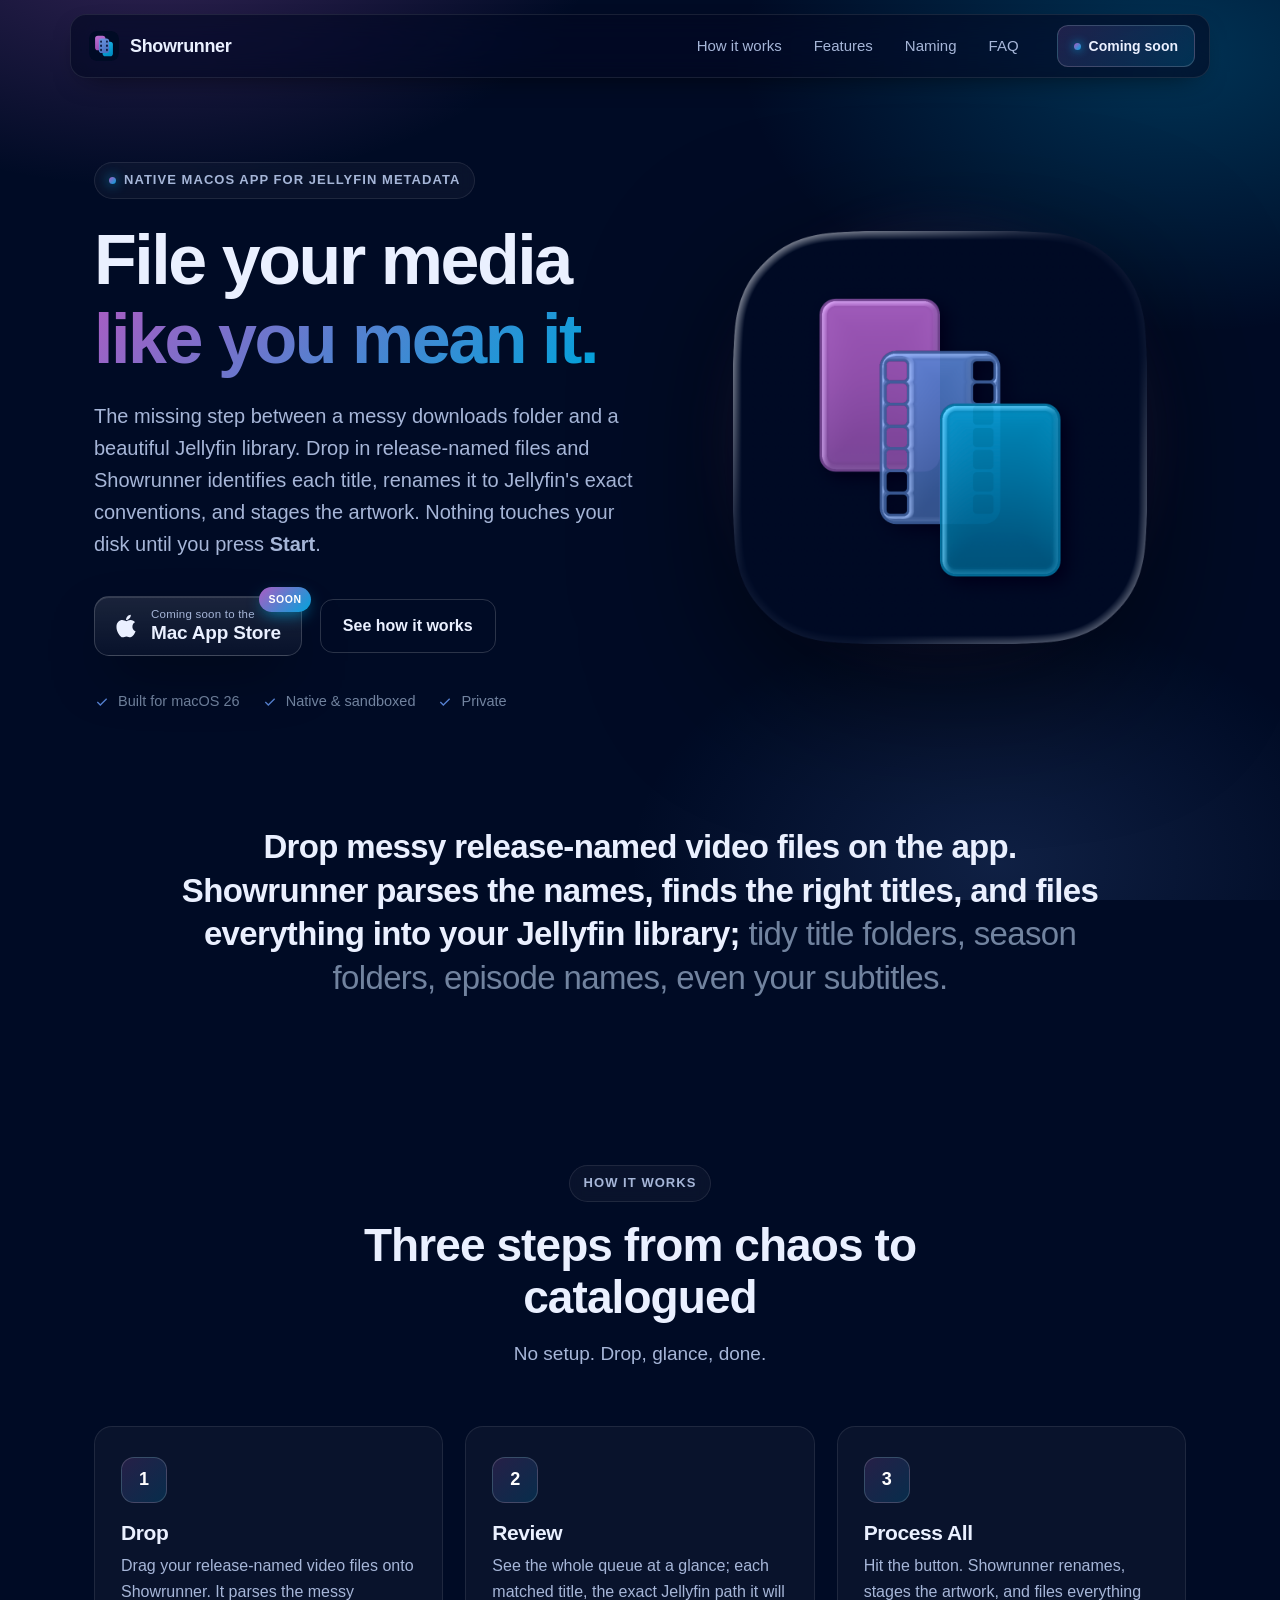
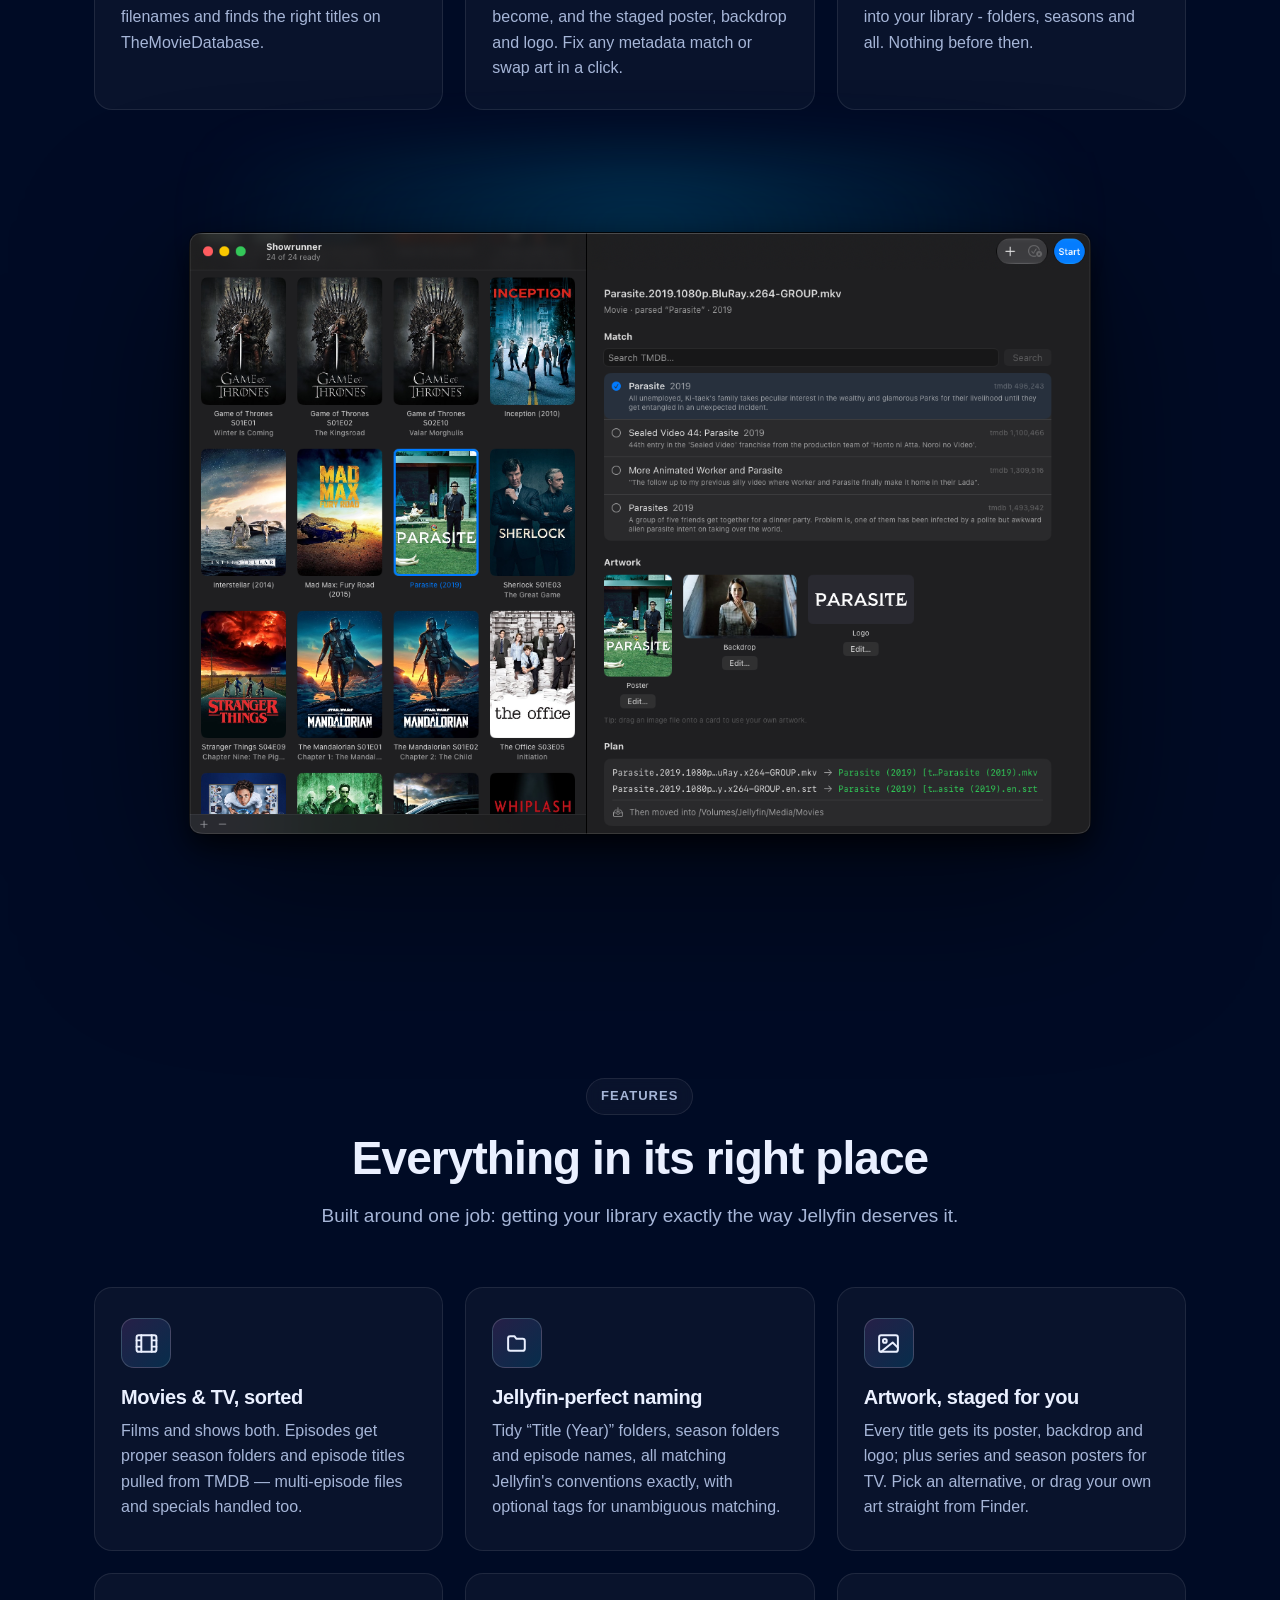
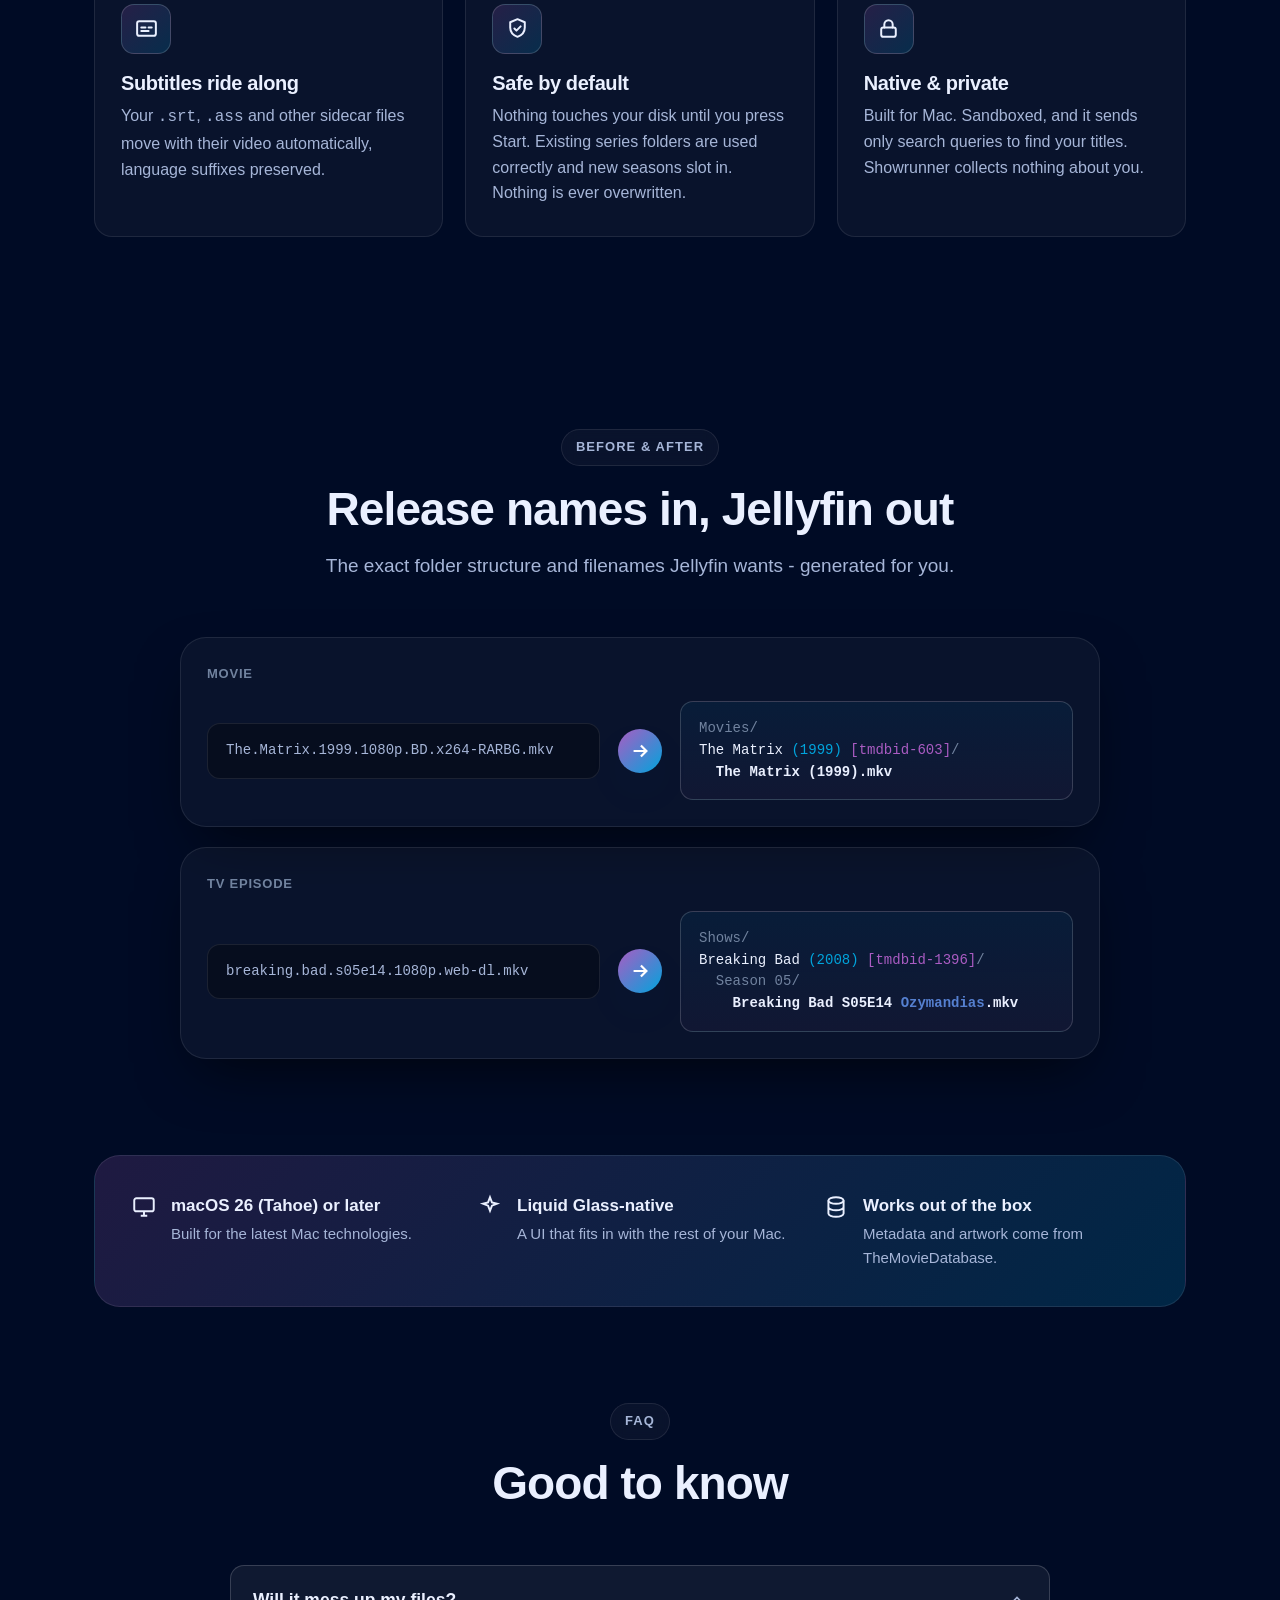
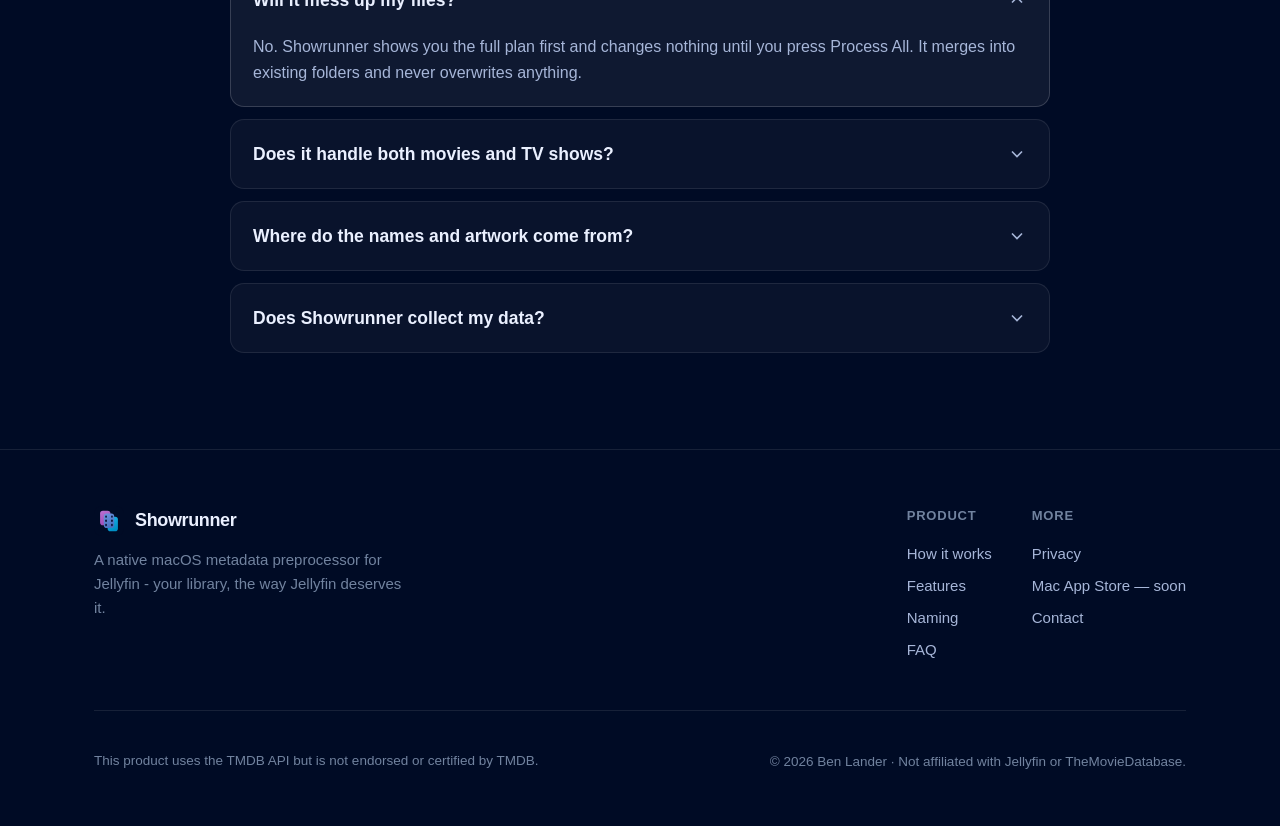
<file: index.html>
<!DOCTYPE html>
<html lang="en">
<head>
  <meta charset="UTF-8">
  <meta name="viewport" content="width=device-width, initial-scale=1">
  <title>Showrunner — File your media like you mean it</title>
  <meta name="description" content="Showrunner is the missing step between a messy downloads folder and a beautiful Jellyfin library. A native macOS app that identifies, renames and files your movies and TV shows to Jellyfin's exact conventions — with artwork staged and nothing touched until you say so.">
  <meta name="theme-color" content="#000B25">

  <!-- Favicon -->
  <link rel="icon" href="assets/favicon.svg" type="image/svg+xml">
  <link rel="apple-touch-icon" href="assets/showrunner-icon.png">

  <!-- Social / Open Graph — TODO: set your real domain and add a 1200×630 PNG at assets/og-image.png -->
  <meta property="og:type" content="website">
  <meta property="og:title" content="Showrunner — File your media like you mean it">
  <meta property="og:description" content="The missing step between a messy downloads folder and a beautiful Jellyfin library. Native macOS, sandboxed, no fuss.">
  <meta property="og:image" content="assets/showrunner-icon.png">
  <meta name="twitter:card" content="summary_large_image">

  <link rel="stylesheet" href="styles.css">
</head>
<body>

  <!-- ===================== NAV ===================== -->
  <div class="nav-wrap">
    <nav class="nav container" aria-label="Primary">
      <a class="brand" href="#top"><img src="assets/favicon.svg" alt="">Showrunner</a>
      <div class="nav-links">
        <a href="#how">How it works</a>
        <a href="#features">Features</a>
        <a href="#naming">Naming</a>
        <a href="#faq">FAQ</a>
      </div>
      <div class="nav-cta">
        <span class="nav-pill"><span class="dot"></span>Coming soon</span>
      </div>
    </nav>
  </div>

  <main id="top">

    <!-- <div class="notice">
        <svg viewBox="0 0 24 24"><path d="M12 9v4M12 17h.01M10.3 3.9 1.8 18a2 2 0 0 0 1.7 3h17a2 2 0 0 0 1.7-3L13.7 3.9a2 2 0 0 0-3.4 0z"/></svg>
        <p><strong>Placeholder.</strong> You're here a little early! Some things are still under-construction, so check back soon.</p>
    </div> -->

    <!-- ===================== HERO ===================== -->
    <header class="hero">
      <div class="container hero-grid">
        <div class="hero-copy">
          <span class="eyebrow"><span class="dot"></span>Native macOS app for Jellyfin metadata</span>
          <h1>File your media <span class="gradient-text">like you mean it.</span></h1>
          <p class="lead">
            The missing step between a messy downloads folder and a beautiful Jellyfin
            library. Drop in release-named files and Showrunner identifies each title,
            renames it to Jellyfin's exact conventions, and stages the artwork. Nothing
            touches your disk until you press <strong>Start</strong>.
          </p>
          <div class="hero-cta">
            <span class="appstore" role="img" aria-label="Coming soon to the Mac App Store">
              <svg class="apple" viewBox="0 0 384 512" aria-hidden="true"><path d="M318.7 268.7c-.2-36.7 16.4-64.4 50-84.8-18.8-26.9-47.2-41.7-84.7-44.6-35.5-2.8-74.3 20.7-88.5 20.7-15 0-49.4-19.7-76.4-19.7C63.3 141.2 4 184.8 4 273.5q0 39.3 14.4 81.2c12.8 36.7 59 126.7 107.2 125.2 25.2-.6 43-17.9 75.8-17.9 31.8 0 48.3 17.9 76.4 17.9 48.6-.7 90.4-82.5 102.6-119.3-65.2-30.7-61.7-90-61.7-91.9zm-56.6-164.2c27.3-32.4 24.8-61.9 24-72.5-24.1 1.4-52 16.4-67.9 34.9-17.5 19.8-27.8 44.3-25.6 71.9 26.1 2 49.9-11.4 69.5-34.3z"/></svg>
              <span class="lines"><small>Coming soon to the</small><strong>Mac App Store</strong></span>
              <span class="soon">Soon</span>
            </span>
            <a class="btn btn-ghost" href="#how">See how it works</a>
          </div>
          <div class="hero-meta">
            <span><svg viewBox="0 0 24 24"><path d="M5 12l4.5 4.5L19 7"/></svg>Built for macOS 26</span>
            <span><svg viewBox="0 0 24 24"><path d="M5 12l4.5 4.5L19 7"/></svg>Native &amp; sandboxed</span>
            <span><svg viewBox="0 0 24 24"><path d="M5 12l4.5 4.5L19 7"/></svg>Private</span>
          </div>
        </div>
        <div class="hero-art">
          <span class="glow"></span>
          <img src="assets/showrunner-icon.png" alt="Showrunner app icon — a stacked set of media cards with a film strip" width="420" height="420">
        </div>
      </div>
    </header>

    <!-- ===================== PITCH ===================== -->
    <section class="pitch" aria-label="What Showrunner does">
      <div class="container">
        <p>
          Drop messy release-named video files on the app. Showrunner parses the names, finds the
          right titles, and files everything into your Jellyfin library;
          <span class="muted">tidy title folders, season folders, episode names, even your subtitles.</span>
        </p>
      </div>
    </section>

    <!-- ===================== HOW IT WORKS ===================== -->
    <section id="how">
      <div class="container">
        <div class="section-head">
          <span class="eyebrow">How it works</span>
          <h2>Three steps from chaos to catalogued</h2>
          <p>No setup. Drop, glance, done.</p>
        </div>
        <div class="steps">
          <div class="step">
            <div class="num">1</div>
            <h3>Drop</h3>
            <p>Drag your release-named video files onto Showrunner. It parses the messy filenames and finds the right titles on TheMovieDatabase.</p>
          </div>
          <div class="step">
            <div class="num">2</div>
            <h3>Review</h3>
            <p>See the whole queue at a glance; each matched title, the exact Jellyfin path it will become, and the staged poster, backdrop and logo. Fix any metadata match or swap art in a click.</p>
          </div>
          <div class="step">
            <div class="num">3</div>
            <h3>Process All</h3>
            <p>Hit the button. Showrunner renames, stages the artwork, and files everything into your library - folders, seasons and all. Nothing before then.</p>
          </div>
        </div>
      </div>
    </section>

    <!-- ===================== SCREENSHOT / APP WINDOW ===================== -->
    <section aria-label="A look at the app" style="padding-top:0;">
      <div class="container">
        <div class="shot-wrap">
          <img class="shot-img" src="assets/showrunner-queue.png"
               alt="The Showrunner queue — a grid of matched movie and show titles with TMDB metadata, staged artwork, and the per-file rename plan"
               width="1384" height="961">
        </div>
      </div>
    </section>

    <!-- ===================== FEATURES ===================== -->
    <section id="features">
      <div class="container">
        <div class="section-head">
          <span class="eyebrow">Features</span>
          <h2>Everything in its right place</h2>
          <p>Built around one job: getting your library exactly the way Jellyfin deserves it.</p>
        </div>
        <div class="features">

          <div class="feature">
            <div class="ico"><svg viewBox="0 0 24 24"><rect x="2.5" y="4" width="19" height="16" rx="2"/><path d="M7 4v16M17 4v16M2.5 9h4.5M2.5 15h4.5M17 9h4.5M17 15h4.5"/></svg></div>
            <h3>Movies &amp; TV, sorted</h3>
            <p>Films and shows both. Episodes get proper season folders and episode titles pulled from TMDB — multi-episode files and specials handled too.</p>
          </div>

          <div class="feature">
            <div class="ico"><svg viewBox="0 0 24 24"><path d="M3 7a2 2 0 0 1 2-2h4l2 2.5h6a2 2 0 0 1 2 2V17a2 2 0 0 1-2 2H5a2 2 0 0 1-2-2z"/></svg></div>
            <h3>Jellyfin-perfect naming</h3>
            <p>Tidy “Title (Year)” folders, season folders and episode names, all matching Jellyfin's conventions exactly, with optional tags for unambiguous matching.</p>
          </div>

          <div class="feature">
            <div class="ico"><svg viewBox="0 0 24 24"><rect x="3" y="4" width="18" height="16" rx="2"/><circle cx="8.5" cy="9.5" r="1.8"/><path d="M21 16l-5-5L5 20"/></svg></div>
            <h3>Artwork, staged for you</h3>
            <p>Every title gets its poster, backdrop and logo; plus series and season posters for TV. Pick an alternative, or drag your own art straight from Finder.</p>
          </div>

          <div class="feature">
            <div class="ico"><svg viewBox="0 0 24 24"><rect x="3" y="5" width="18" height="14" rx="2"/><path d="M7 11h4M7 14.5h7M14 11h3"/></svg></div>
            <h3>Subtitles ride along</h3>
            <p>Your <code>.srt</code>, <code>.ass</code> and other sidecar files move with their video automatically, language suffixes preserved.</p>
          </div>

          <div class="feature">
            <div class="ico"><svg viewBox="0 0 24 24"><path d="M12 3l7 3v5c0 4.5-3 7.5-7 9-4-1.5-7-4.5-7-9V6z"/><path d="M9 12l2 2 4-4"/></svg></div>
            <h3>Safe by default</h3>
            <p>Nothing touches your disk until you press Start. Existing series folders are used correctly and new seasons slot in. Nothing is ever overwritten.</p>
          </div>

          <div class="feature">
            <div class="ico"><svg viewBox="0 0 24 24"><rect x="5" y="11" width="14" height="9" rx="2"/><path d="M8 11V8a4 4 0 0 1 8 0v3"/></svg></div>
            <h3>Native &amp; private</h3>
            <p>Built for Mac. Sandboxed, and it sends only search queries to find your titles. Showrunner collects nothing about you.</p>
          </div>

        </div>
      </div>
    </section>

    <!-- ===================== NAMING SHOWCASE ===================== -->
    <section id="naming">
      <div class="container">
        <div class="section-head">
          <span class="eyebrow">Before &amp; after</span>
          <h2>Release names in, Jellyfin out</h2>
          <p>The exact folder structure and filenames Jellyfin wants - generated for you.</p>
        </div>
        <div class="xform">

          <div class="xform-card">
            <div class="tag">Movie</div>
            <div class="xform-flow">
              <div class="file">The.Matrix.1999.1080p.BD.x264-RARBG.mkv</div>
              <span class="arrow"><svg viewBox="0 0 24 24"><path d="M5 12h14M13 6l6 6-6 6"/></svg></span>
              <div class="file out"><span class="path">Movies/</span><br>The Matrix <span class="tok-year">(1999)</span> <span class="tok-id">[tmdbid-603]</span><span class="path">/</span><br>&nbsp;&nbsp;<b>The Matrix (1999).mkv</b></div>
            </div>
          </div>

          <div class="xform-card">
            <div class="tag">TV Episode</div>
            <div class="xform-flow">
              <div class="file">breaking.bad.s05e14.1080p.web-dl.mkv</div>
              <span class="arrow"><svg viewBox="0 0 24 24"><path d="M5 12h14M13 6l6 6-6 6"/></svg></span>
              <div class="file out"><span class="path">Shows/</span><br>Breaking Bad <span class="tok-year">(2008)</span> <span class="tok-id">[tmdbid-1396]</span><span class="path">/</span><br>&nbsp;&nbsp;<span class="path">Season 05/</span><br>&nbsp;&nbsp;&nbsp;&nbsp;<b>Breaking Bad S05E14 <span class="tok-ep">Ozymandias</span>.mkv</b></div>
            </div>
          </div>

        </div>
      </div>
    </section>

    <!-- ===================== REQUIREMENTS ===================== -->
    <section class="reqs">
      <div class="container">
        <div class="reqs-inner">
          <div class="req">
            <svg viewBox="0 0 24 24"><rect x="3" y="4" width="18" height="12" rx="2"/><path d="M9 20h6M12 16v4"/></svg>
            <div><h4>macOS 26 (Tahoe) or later</h4><p>Built for the latest Mac technologies.</p></div>
          </div>
          <div class="req">
            <svg viewBox="0 0 24 24"><path d="M12 3l1.8 4.7L18.5 9l-4.7 1.8L12 15.5l-1.8-4.7L5.5 9l4.7-1.3z"/></svg>
            <div><h4>Liquid Glass-native</h4><p>A UI that fits in with the rest of your Mac.</p></div>
          </div>
          <div class="req">
            <svg viewBox="0 0 24 24"><ellipse cx="12" cy="6" rx="7" ry="3"/><path d="M5 6v6c0 1.7 3.1 3 7 3s7-1.3 7-3M5 12v6c0 1.7 3.1 3 7 3s7-1.3 7-3v-12"/></svg>
            <div><h4>Works out of the box</h4><p>Metadata and artwork come from TheMovieDatabase.</p></div>
          </div>
        </div>
      </div>
    </section>

    <!-- ===================== FAQ ===================== -->
    <section id="faq" style="padding-top:0;">
      <div class="container">
        <div class="section-head">
          <span class="eyebrow">FAQ</span>
          <h2>Good to know</h2>
        </div>
        <div class="faq">
          <details open>
            <summary>Will it mess up my files?<svg class="chev" viewBox="0 0 24 24"><path d="M6 9l6 6 6-6"/></svg></summary>
            <div class="answer">No. Showrunner shows you the full plan first and changes nothing until you press Process All. It merges into existing folders and never overwrites anything.</div>
          </details>
          <details>
            <summary>Does it handle both movies and TV shows?<svg class="chev" viewBox="0 0 24 24"><path d="M6 9l6 6 6-6"/></svg></summary>
            <div class="answer">Both. Episodes get proper season folders and titles, and it handles multi-episode files, specials, and subtitle sidecars along the way.</div>
          </details>
          <details>
            <summary>Where do the names and artwork come from?<svg class="chev" viewBox="0 0 24 24"><path d="M6 9l6 6 6-6"/></svg></summary>
            <div class="answer">From TheMovieDatabase (TMDB). Each title defaults to its main poster, backdrop and logo, and you can swap in any alternative — or drag your own image from Finder onto any artwork card.</div>
          </details>
          <details>
            <summary>Does Showrunner collect my data?<svg class="chev" viewBox="0 0 24 24"><path d="M6 9l6 6 6-6"/></svg></summary>
            <div class="answer">No. It sends search queries derived from your filenames to TMDB so it can find matches, and collects nothing about you. See the <a href="privacy.html">Privacy</a> page for details.</div>
          </details>
        </div>
      </div>
    </section>

  </main>

  <!-- ===================== FOOTER ===================== -->
  <footer>
    <div class="container">
      <div class="foot-grid">
        <div class="foot-brand">
          <a class="brand" href="#top"><img src="assets/favicon.svg" alt="">Showrunner</a>
          <p>A native macOS metadata preprocessor for Jellyfin - your library, the way Jellyfin deserves it.</p>
        </div>
        <div class="foot-links">
          <div class="foot-col">
            <h5>Product</h5>
            <a href="#how">How it works</a>
            <a href="#features">Features</a>
            <a href="#naming">Naming</a>
            <a href="#faq">FAQ</a>
          </div>
          <div class="foot-col">
            <h5>More</h5>
            <a href="privacy.html">Privacy</a>
            <span>Mac App Store — soon</span>
            <a href="mailto:hello@showrunnermetadata.app">Contact</a>
          </div>
        </div>
      </div>
      <div class="foot-bottom">
        <p class="attribution">This product uses the TMDB API but is not endorsed or certified by TMDB.</p>
        <p>© 2026 Ben Lander · Not affiliated with Jellyfin or TheMovieDatabase.</p>
      </div>
    </div>
  </footer>

</body>
</html>
</file>
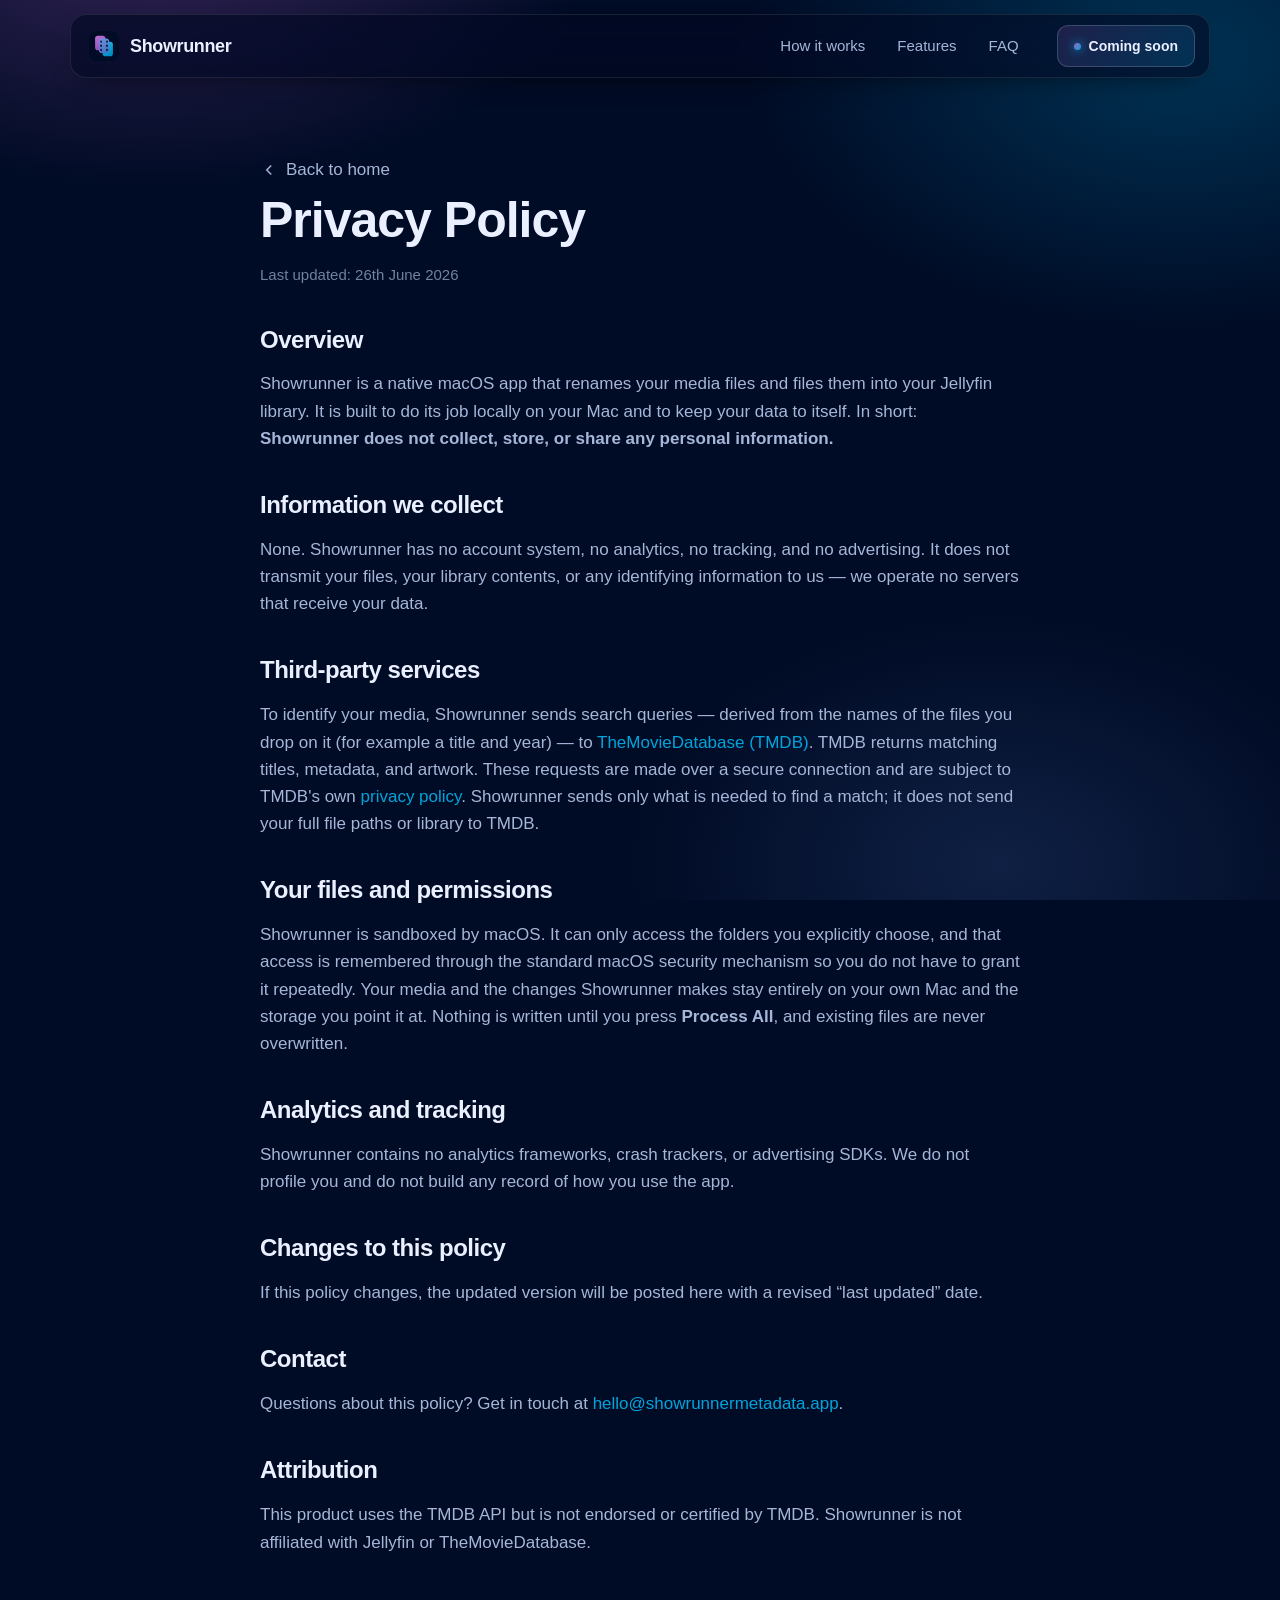
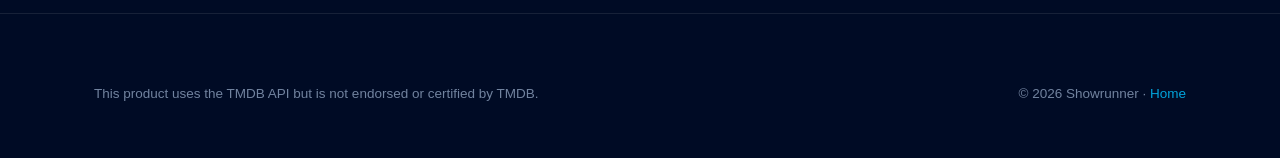
<file: privacy.html>
<!DOCTYPE html>
<html lang="en">
<head>
  <meta charset="UTF-8">
  <meta name="viewport" content="width=device-width, initial-scale=1">
  <title>Privacy Policy — Showrunner</title>
  <meta name="description" content="Showrunner's privacy policy. Showrunner collects no personal data; it sends search queries derived from your filenames to TheMovieDatabase to find matches.">
  <meta name="theme-color" content="#000B25">
  <meta name="robots" content="noindex">
  <link rel="icon" href="assets/favicon.svg" type="image/svg+xml">
  <link rel="stylesheet" href="styles.css">
</head>
<body>

  <!-- ===================== NAV ===================== -->
  <div class="nav-wrap">
    <nav class="nav container" aria-label="Primary">
      <a class="brand" href="index.html"><img src="assets/favicon.svg" alt="">Showrunner</a>
      <div class="nav-links">
        <a href="index.html#how">How it works</a>
        <a href="index.html#features">Features</a>
        <a href="index.html#faq">FAQ</a>
      </div>
      <div class="nav-cta">
        <span class="nav-pill"><span class="dot"></span>Coming soon</span>
      </div>
    </nav>
  </div>

  <main>
    <article class="doc container">
      <a class="back-home" href="index.html"><svg viewBox="0 0 24 24" width="18" height="18" fill="none" stroke="currentColor" stroke-width="2"><path d="M15 18l-6-6 6-6"/></svg>Back to home</a>

      <h1>Privacy Policy</h1>
      <p class="updated">Last updated: 26th June 2026</p>

      <h2>Overview</h2>
      <p>Showrunner is a native macOS app that renames your media files and files them into your Jellyfin library. It is built to do its job locally on your Mac and to keep your data to itself. In short: <strong>Showrunner does not collect, store, or share any personal information.</strong></p>

      <h2>Information we collect</h2>
      <p>None. Showrunner has no account system, no analytics, no tracking, and no advertising. It does not transmit your files, your library contents, or any identifying information to us — we operate no servers that receive your data.</p>

      <h2>Third-party services</h2>
      <p>To identify your media, Showrunner sends search queries — derived from the names of the files you drop on it (for example a title and year) — to <a href="https://www.themoviedb.org" rel="noopener" target="_blank">TheMovieDatabase (TMDB)</a>. TMDB returns matching titles, metadata, and artwork. These requests are made over a secure connection and are subject to TMDB's own <a href="https://www.themoviedb.org/privacy-policy" rel="noopener" target="_blank">privacy policy</a>. Showrunner sends only what is needed to find a match; it does not send your full file paths or library to TMDB.</p>

      <h2>Your files and permissions</h2>
      <p>Showrunner is sandboxed by macOS. It can only access the folders you explicitly choose, and that access is remembered through the standard macOS security mechanism so you do not have to grant it repeatedly. Your media and the changes Showrunner makes stay entirely on your own Mac and the storage you point it at. Nothing is written until you press <strong>Process All</strong>, and existing files are never overwritten.</p>

      <h2>Analytics and tracking</h2>
      <p>Showrunner contains no analytics frameworks, crash trackers, or advertising SDKs. We do not profile you and do not build any record of how you use the app.</p>

      <h2>Changes to this policy</h2>
      <p>If this policy changes, the updated version will be posted here with a revised “last updated” date.</p>

      <h2>Contact</h2>
      <p>Questions about this policy? Get in touch at <a href="mailto:hello@showrunnermetadata.app">hello@showrunnermetadata.app</a>.</p>

      <h2>Attribution</h2>
      <p>This product uses the TMDB API but is not endorsed or certified by TMDB. Showrunner is not affiliated with Jellyfin or TheMovieDatabase.</p>
    </article>
  </main>

  <!-- ===================== FOOTER ===================== -->
  <footer>
    <div class="container">
      <div class="foot-bottom" style="border-top:none;margin-top:0;padding-top:0;">
        <p class="attribution">This product uses the TMDB API but is not endorsed or certified by TMDB.</p>
        <p>© 2026 Showrunner · <a href="index.html">Home</a></p>
      </div>
    </div>
  </footer>

</body>
</html>
</file>
<file: styles.css>
/* ==========================================================================
   Showrunner — marketing site styles
   Zero JavaScript. System font stack (no web-font requests).
   Palette is taken from the app icon.
   ========================================================================== */

:root {
  /* Brand */
  --bg:            #000B25;   /* icon background fill */
  --bg-2:          #02123c;   /* lifted panel tone */
  --purple:        #AA5CC3;   /* icon card 1 */
  --blue:          #00A4DC;   /* icon card 2 */
  --periwinkle:    #5580D0;   /* icon film-strip */

  /* Text */
  --text:          #EAF0FF;
  --muted:         #A6B6D8;
  --muted-2:       #71839F;

  /* Surfaces */
  --card:          rgba(255, 255, 255, 0.035);
  --card-2:        rgba(255, 255, 255, 0.06);
  --border:        rgba(255, 255, 255, 0.09);
  --border-bright: rgba(255, 255, 255, 0.17);

  /* Effects */
  --grad:          linear-gradient(135deg, var(--purple) 0%, var(--blue) 100%);
  --grad-soft:     linear-gradient(135deg, rgba(170,92,195,.18), rgba(0,164,220,.18));
  --shadow:        0 24px 60px -20px rgba(0, 0, 0, 0.7);
  --shadow-glow:   0 18px 50px -16px rgba(0, 130, 200, 0.45);

  --radius:        18px;
  --radius-lg:     26px;
  --maxw:          1140px;

  --font: -apple-system, BlinkMacSystemFont, "SF Pro Text", "Segoe UI", Roboto,
          Helvetica, Arial, sans-serif;
  --mono: ui-monospace, "SF Mono", SFMono-Regular, Menlo, Monaco, Consolas,
          "Liberation Mono", monospace;
}

/* --------------------------------------------------------------------------
   Base
   -------------------------------------------------------------------------- */
*, *::before, *::after { box-sizing: border-box; }

html { scroll-behavior: smooth; scroll-padding-top: 92px; -webkit-text-size-adjust: 100%; }

body {
  margin: 0;
  font-family: var(--font);
  color: var(--text);
  background: var(--bg);
  line-height: 1.6;
  font-size: 17px;
  -webkit-font-smoothing: antialiased;
  text-rendering: optimizeLegibility;
  overflow-x: hidden;
}

/* Ambient brand glows fixed behind everything */
body::before {
  content: "";
  position: fixed;
  inset: 0;
  z-index: -1;
  pointer-events: none;
  background:
    radial-gradient(58vw 48vh at 12% -8%,  rgba(170, 92, 195, 0.30), transparent 60%),
    radial-gradient(55vw 50vh at 92%  6%,  rgba(0, 164, 220, 0.26), transparent 62%),
    radial-gradient(48vw 46vh at 78% 96%,  rgba(85, 128, 208, 0.18), transparent 60%),
    var(--bg);
}

img, svg { display: block; max-width: 100%; height: auto; }

a { color: var(--blue); text-decoration: none; }
a:hover { color: #4cc4f0; }

h1, h2, h3 { line-height: 1.12; letter-spacing: -0.02em; font-weight: 700; margin: 0; }

.container { width: 100%; max-width: var(--maxw); margin: 0 auto; padding: 0 24px; }

.eyebrow {
  display: inline-flex; align-items: center; gap: 8px;
  font-size: 13px; font-weight: 600; letter-spacing: 0.08em; text-transform: uppercase;
  color: var(--muted);
  padding: 7px 14px;
  border: 1px solid var(--border);
  border-radius: 100px;
  background: var(--card);
  backdrop-filter: blur(8px);
}
.eyebrow .dot { width: 7px; height: 7px; border-radius: 50%; background: var(--grad); box-shadow: 0 0 12px var(--blue); }

.gradient-text {
  background: var(--grad);
  -webkit-background-clip: text; background-clip: text;
  -webkit-text-fill-color: transparent; color: transparent;
}

/* --------------------------------------------------------------------------
   Buttons & badges
   -------------------------------------------------------------------------- */
.btn {
  display: inline-flex; align-items: center; gap: 9px;
  font: inherit; font-weight: 600; font-size: 16px;
  padding: 13px 22px; border-radius: 13px;
  border: 1px solid var(--border-bright);
  background: var(--card-2); color: var(--text);
  cursor: pointer; transition: transform .15s ease, border-color .15s ease, background .15s ease;
}
.btn:hover { transform: translateY(-2px); border-color: var(--border-bright); background: rgba(255,255,255,.1); color: var(--text); }
.btn-ghost { background: transparent; }

/* Mac App Store coming-soon badge */
.appstore {
  display: inline-flex; align-items: center; gap: 12px;
  padding: 11px 20px 11px 18px;
  border-radius: 15px;
  border: 1px solid var(--border-bright);
  background: linear-gradient(180deg, rgba(255,255,255,.10), rgba(255,255,255,.03));
  box-shadow: var(--shadow), inset 0 1px 0 rgba(255,255,255,.12);
  position: relative;
}
.appstore .apple { width: 26px; height: 26px; fill: var(--text); flex: none; }
.appstore .lines { display: flex; flex-direction: column; line-height: 1.18; text-align: left; }
.appstore .lines small { font-size: 11.5px; color: var(--muted); letter-spacing: .02em; }
.appstore .lines strong { font-size: 19px; font-weight: 600; letter-spacing: -0.01em; }
.appstore .soon {
  position: absolute; top: -10px; right: -10px;
  font-size: 10.5px; font-weight: 700; letter-spacing: .06em; text-transform: uppercase;
  color: #fff; padding: 4px 9px; border-radius: 100px;
  background: var(--grad); box-shadow: 0 6px 16px -4px rgba(0,164,220,.7);
}

/* --------------------------------------------------------------------------
   Navigation
   -------------------------------------------------------------------------- */
.nav-wrap { position: sticky; top: 0; z-index: 50; }
.nav {
  margin: 14px auto; max-width: var(--maxw);
  display: flex; align-items: center; gap: 18px;
  padding: 10px 14px 10px 18px;
  border: 1px solid var(--border);
  border-radius: 16px;
  background: rgba(2, 9, 30, 0.62);
  backdrop-filter: blur(18px) saturate(140%);
  box-shadow: 0 10px 30px -16px rgba(0,0,0,.8);
}
.brand { display: inline-flex; align-items: center; gap: 11px; font-weight: 700; letter-spacing: -0.02em; font-size: 18px; color: var(--text); }
.brand img { width: 30px; height: 30px; border-radius: 8px; }
.nav-links { display: flex; align-items: center; gap: 4px; margin-left: auto; }
.nav-links a {
  color: var(--muted); font-weight: 500; font-size: 15px;
  padding: 8px 14px; border-radius: 10px; transition: color .15s, background .15s;
}
.nav-links a:hover { color: var(--text); background: var(--card); }
.nav-cta { margin-left: 6px; }
.nav-pill {
  display: inline-flex; align-items: center; gap: 8px;
  font-size: 14px; font-weight: 600; color: var(--text);
  padding: 9px 16px; border-radius: 11px;
  border: 1px solid var(--border-bright);
  background: var(--grad-soft);
}
.nav-pill .dot { width: 7px; height: 7px; border-radius: 50%; background: var(--grad); box-shadow: 0 0 10px var(--blue); }

/* --------------------------------------------------------------------------
   Sections
   -------------------------------------------------------------------------- */
section { padding: 96px 0; }
.section-head { max-width: 720px; margin: 0 auto 56px; text-align: center; }
.section-head h2 { font-size: clamp(30px, 4.2vw, 46px); margin: 18px 0 16px; }
.section-head p { color: var(--muted); font-size: 19px; margin: 0; }

/* --------------------------------------------------------------------------
   Hero
   -------------------------------------------------------------------------- */
.hero { padding: 70px 0 84px; }
.hero-grid { display: grid; grid-template-columns: 1.05fr 0.95fr; gap: 56px; align-items: center; }
.hero h1 { font-size: clamp(40px, 6vw, 70px); letter-spacing: -0.035em; margin: 22px 0 0; }
.hero .lead { color: var(--muted); font-size: 20px; margin: 22px 0 0; max-width: 560px; }
.hero-cta { display: flex; align-items: center; gap: 18px; flex-wrap: wrap; margin-top: 36px; }
.hero-meta { display: flex; flex-wrap: wrap; gap: 10px 22px; margin-top: 34px; color: var(--muted-2); font-size: 14.5px; font-weight: 500; }
.hero-meta span { display: inline-flex; align-items: center; gap: 8px; }
.hero-meta svg { width: 16px; height: 16px; stroke: var(--periwinkle); fill: none; stroke-width: 2; }

.hero-art { position: relative; display: grid; place-items: center; }
.hero-art .glow {
  position: absolute; width: 86%; aspect-ratio: 1; border-radius: 50%;
  background: radial-gradient(circle, rgba(0,164,220,.45), rgba(170,92,195,.32) 45%, transparent 70%);
  filter: blur(36px); z-index: 0;
}
.hero-art img { position: relative; z-index: 1; width: min(420px, 84%); animation: float 7s ease-in-out infinite; filter: drop-shadow(0 40px 70px rgba(0,0,0,.55)); }

@keyframes float { 0%,100% { transform: translateY(-10px); } 50% { transform: translateY(10px); } }

/* --------------------------------------------------------------------------
   Pitch band
   -------------------------------------------------------------------------- */
.pitch { padding: 28px 0 70px; }
.pitch p {
  max-width: 920px; margin: 0 auto; text-align: center;
  font-size: clamp(23px, 3vw, 33px); font-weight: 600; line-height: 1.32; letter-spacing: -0.02em;
  color: var(--text);
}
.pitch .muted { color: var(--muted-2); font-weight: 500; }

/* --------------------------------------------------------------------------
   Steps (how it works)
   -------------------------------------------------------------------------- */
.steps { display: grid; grid-template-columns: repeat(3, 1fr); gap: 22px; }
.step {
  position: relative; padding: 30px 26px 28px;
  background: var(--card); border: 1px solid var(--border); border-radius: var(--radius);
}
.step .num {
  display: inline-grid; place-items: center; width: 46px; height: 46px; border-radius: 13px;
  font-weight: 700; font-size: 18px; color: #fff; margin-bottom: 18px;
  background: var(--grad-soft); border: 1px solid var(--border-bright);
}
.step h3 { font-size: 21px; margin-bottom: 9px; }
.step p { color: var(--muted); margin: 0; font-size: 16px; }

/* --------------------------------------------------------------------------
   Transformation showcase
   -------------------------------------------------------------------------- */
.xform { display: grid; gap: 20px; max-width: 920px; margin: 0 auto; }
.xform-card {
  background: var(--card); border: 1px solid var(--border); border-radius: var(--radius-lg);
  padding: 26px; box-shadow: var(--shadow);
}
.xform-card .tag { font-size: 13px; font-weight: 600; letter-spacing: .06em; text-transform: uppercase; color: var(--muted-2); margin-bottom: 16px; }
.xform-flow { display: grid; grid-template-columns: 1fr auto 1fr; gap: 18px; align-items: center; }
.file {
  font-family: var(--mono); font-size: 14px; line-height: 1.55;
  padding: 16px 18px; border-radius: 13px; border: 1px solid var(--border);
  background: rgba(0,0,0,.32); color: var(--muted); word-break: break-all;
}
.file.out { background: linear-gradient(180deg, rgba(0,164,220,.07), rgba(170,92,195,.05)); border-color: var(--border-bright); color: var(--text); }
.file .path { color: var(--muted-2); }
.file b { color: var(--text); font-weight: 600; }
.tok-year { color: var(--blue); }
.tok-id   { color: var(--purple); }
.tok-ep   { color: var(--periwinkle); }
.arrow { display: grid; place-items: center; width: 44px; height: 44px; border-radius: 50%; background: var(--grad); color: #fff; box-shadow: var(--shadow-glow); flex: none; }
.arrow svg { width: 22px; height: 22px; stroke: #fff; fill: none; stroke-width: 2.4; }

/* --------------------------------------------------------------------------
   Features grid
   -------------------------------------------------------------------------- */
.features { display: grid; grid-template-columns: repeat(3, 1fr); gap: 22px; }
.feature {
  padding: 30px 26px; border-radius: var(--radius);
  background: var(--card); border: 1px solid var(--border);
  transition: transform .18s ease, border-color .18s ease, background .18s ease;
}
.feature:hover { transform: translateY(-4px); border-color: var(--border-bright); background: var(--card-2); }
.feature .ico {
  width: 50px; height: 50px; border-radius: 13px; display: grid; place-items: center; margin-bottom: 18px;
  background: var(--grad-soft); border: 1px solid var(--border-bright);
}
.feature .ico svg { width: 25px; height: 25px; stroke: var(--text); fill: none; stroke-width: 1.9; stroke-linecap: round; stroke-linejoin: round; }
.feature h3 { font-size: 20px; margin-bottom: 9px; }
.feature p { color: var(--muted); margin: 0; font-size: 16px; }

/* --------------------------------------------------------------------------
   App window mockup (CSS "screenshot")
   -------------------------------------------------------------------------- */
.shot-wrap { max-width: 980px; margin: 0 auto; position: relative; }
.shot-wrap::before {
  content: ""; position: absolute; inset: -8% -4% 0; z-index: 0;
  background: radial-gradient(60% 60% at 50% 10%, rgba(0,164,220,.25), transparent 70%);
  filter: blur(30px);
}
.shot-img {
  position: relative; z-index: 1;
  width: 100%; height: auto;
  border-radius: 12px;
  filter: drop-shadow(0 40px 80px rgba(0,0,0,.5));
}

/* --------------------------------------------------------------------------
   Requirements band
   -------------------------------------------------------------------------- */
.reqs { padding: 0 0 96px; }
.reqs-inner {
  max-width: var(--maxw); margin: 0 auto;
  display: grid; grid-template-columns: repeat(3, 1fr); gap: 20px;
  padding: 36px; border-radius: var(--radius-lg);
  background: var(--grad-soft); border: 1px solid var(--border);
}
.req { display: flex; gap: 14px; align-items: flex-start; }
.req svg { width: 26px; height: 26px; stroke: var(--text); fill: none; stroke-width: 1.8; flex: none; margin-top: 2px; }
.req h4 { margin: 0 0 3px; font-size: 17px; }
.req p { margin: 0; color: var(--muted); font-size: 15px; }

/* --------------------------------------------------------------------------
   FAQ (zero-JS via <details>)
   -------------------------------------------------------------------------- */
.faq { max-width: 820px; margin: 0 auto; display: grid; gap: 12px; }
.faq details {
  border: 1px solid var(--border); border-radius: 14px; background: var(--card); overflow: hidden;
}
.faq details[open] { border-color: var(--border-bright); background: var(--card-2); }
.faq summary {
  list-style: none; cursor: pointer; padding: 20px 22px;
  font-weight: 600; font-size: 17.5px; display: flex; align-items: center; justify-content: space-between; gap: 16px;
}
.faq summary::-webkit-details-marker { display: none; }
.faq summary .chev { width: 20px; height: 20px; flex: none; transition: transform .2s ease; stroke: var(--muted); fill: none; stroke-width: 2; }
.faq details[open] summary .chev { transform: rotate(180deg); }
.faq .answer { padding: 0 22px 20px; color: var(--muted); font-size: 16px; }

/* --------------------------------------------------------------------------
   Footer
   -------------------------------------------------------------------------- */
footer { border-top: 1px solid var(--border); padding: 56px 0 40px; }
.foot-grid { display: flex; flex-wrap: wrap; gap: 28px 48px; justify-content: space-between; align-items: flex-start; }
.foot-brand { max-width: 320px; }
.foot-brand .brand { margin-bottom: 12px; }
.foot-brand p { color: var(--muted-2); font-size: 15px; margin: 0; }
.foot-links { display: flex; gap: 40px; flex-wrap: wrap; }
.foot-col h5 { margin: 0 0 12px; font-size: 13px; letter-spacing: .06em; text-transform: uppercase; color: var(--muted-2); font-weight: 600; }
.foot-col a, .foot-col span { display: block; color: var(--muted); font-size: 15px; padding: 4px 0; }
.foot-col a:hover { color: var(--text); }
.foot-bottom {
  margin-top: 44px; padding-top: 26px; border-top: 1px solid var(--border);
  display: flex; flex-wrap: wrap; gap: 12px 24px; justify-content: space-between; align-items: center;
  color: var(--muted-2); font-size: 13.5px;
}
.attribution { max-width: 640px; line-height: 1.5; }

/* --------------------------------------------------------------------------
   Privacy / content page
   -------------------------------------------------------------------------- */
.doc { max-width: 760px; margin: 0 auto; padding: 64px 0 40px; }
.doc h1 { font-size: clamp(34px, 5vw, 50px); margin-bottom: 10px; }
.doc .updated { color: var(--muted-2); font-size: 15px; margin-bottom: 30px; }
.doc h2 { font-size: 24px; margin: 40px 0 12px; }
.doc p, .doc li { color: var(--muted); font-size: 17px; }
.doc ul { padding-left: 22px; }
.doc li { margin-bottom: 8px; }
.notice {
  display: flex; gap: 14px; align-items: flex-start;
  padding: 18px 20px; border-radius: 14px; margin: 8px 0 8px;
  background: rgba(254, 188, 46, .08); border: 1px solid rgba(254, 188, 46, .3);
}
.notice svg { width: 24px; height: 24px; stroke: #febc2e; fill: none; stroke-width: 1.9; flex: none; }
.notice p { margin: 0; color: #ffe2a0; font-size: 15px; }
.back-home { display: inline-flex; align-items: center; gap: 8px; margin-bottom: 8px; color: var(--muted); font-weight: 500; }
.back-home:hover { color: var(--text); }

/* --------------------------------------------------------------------------
   Responsive
   -------------------------------------------------------------------------- */
@media (max-width: 900px) {
  .hero { padding: 32px 0 60px; }
  .hero-grid { grid-template-columns: 1fr; gap: 24px; text-align: center; }
  .hero .lead { margin-left: auto; margin-right: auto; }
  .hero-cta, .hero-meta { justify-content: center; }
  .hero-art { order: -1; }
  .hero-art img { width: min(248px, 60%); }
  .steps, .features, .reqs-inner { grid-template-columns: 1fr 1fr; }
}
@media (max-width: 760px) {
  .nav-links { display: none; }
  section { padding: 72px 0; }
  .xform-flow { grid-template-columns: 1fr; }
  .arrow { transform: rotate(90deg); margin: 2px auto; }
}
@media (max-width: 560px) {
  body { font-size: 16px; }
  .steps, .features, .reqs-inner { grid-template-columns: 1fr; }
  .hero-cta { flex-direction: column; align-items: stretch; }
  .appstore { justify-content: center; }
  .win-body .artwork-strip { flex-wrap: wrap; }
}

/* Respect reduced-motion */
@media (prefers-reduced-motion: reduce) {
  * { animation: none !important; scroll-behavior: auto !important; transition: none !important; }
}
</file>
